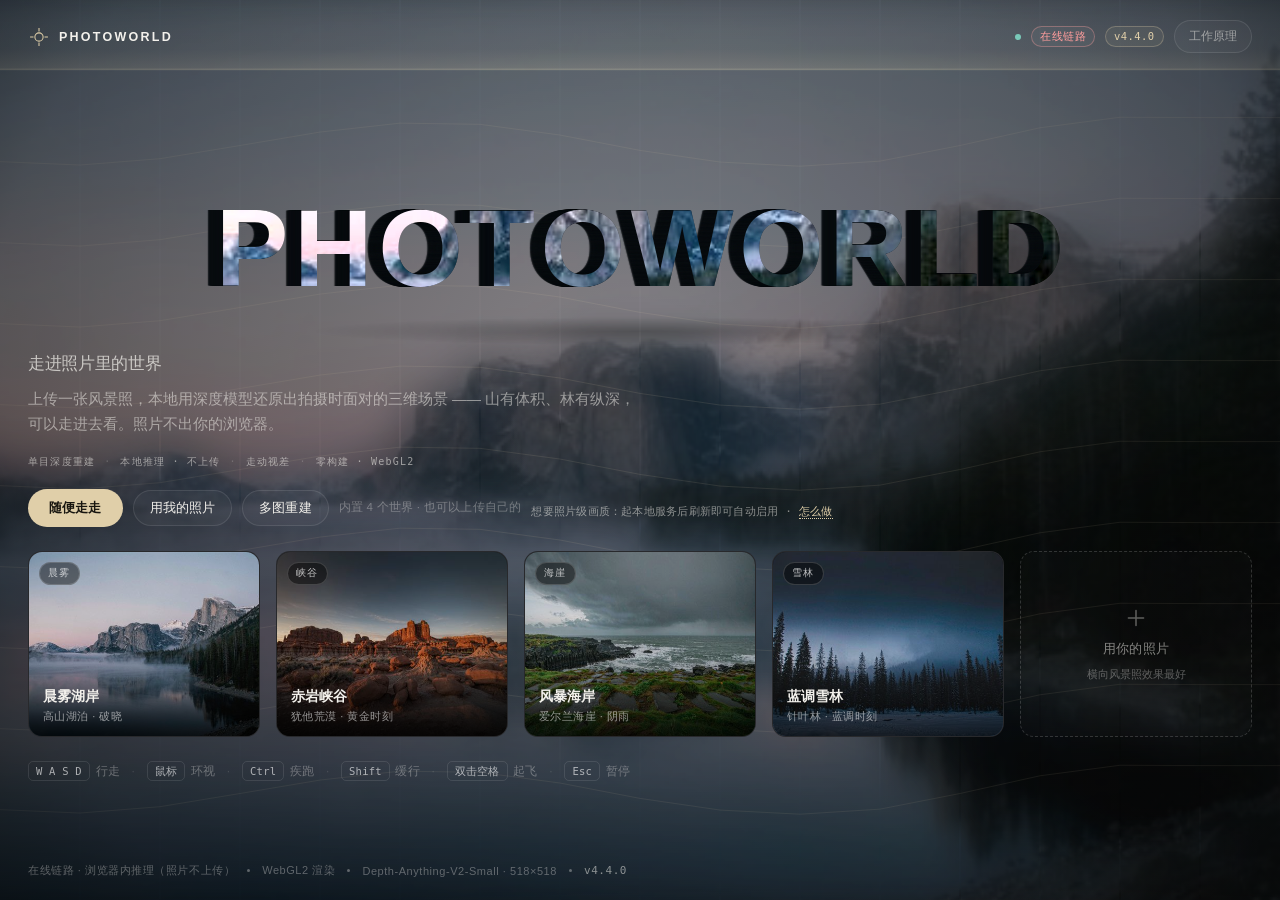
<file: index.html>
<!DOCTYPE html>
<html lang="zh-CN">
<head>
<meta charset="utf-8">
<meta name="viewport" content="width=device-width, initial-scale=1, maximum-scale=1, user-scalable=no, viewport-fit=cover">
<meta name="theme-color" content="#08090b">
<title>PHOTOWORLD — 走进照片里的世界</title>
<meta name="description" content="上传一张风景照片，在浏览器里重建为可以自由行走的 3D 世界。">
<link rel="stylesheet" href="css/style.css?v=4.4.0">
<link rel="icon" type="image/png" sizes="32x32" href="favicon-32.png">
<link rel="icon" type="image/png" sizes="512x512" href="icon-512.png">
<link rel="apple-touch-icon" sizes="192x192" href="icon-192.png">
</head>
<body>

<!-- ======= 起始页 ======= -->
<div id="landing" class="landing">
  <canvas id="introBg" class="intro-bg" aria-hidden="true"></canvas>
  <header class="topbar">
    <div class="brand">
      <svg viewBox="0 0 32 32" width="22" height="22" aria-hidden="true">
        <circle cx="16" cy="16" r="6" fill="none" stroke="currentColor" stroke-width="1.5"/>
        <path d="M16 3v5M16 24v5M3 16h5M24 16h5" stroke="currentColor" stroke-width="1.5"/>
      </svg>
      <span>PHOTOWORLD</span>
    </div>
    <div class="topbar-actions">
      <span class="live-dot" id="liveDot"></span>
      <a class="pipe-chip" id="pipeBadge" href="gpu.html" target="_blank" rel="noopener"
         title="当前重建管线（点击查看运行环境自检）">检测中…</a>
      <span class="ver-chip" id="verBadge" title="PHOTOWORLD 版本">v1.26.8</span>
      <button class="ghost" id="btnAbout">工作原理</button>
    </div>
  </header>

  <main class="hero">
    <div class="wordmark fx fx-1">
      <canvas id="introCanvas" aria-label="PHOTOWORLD"></canvas>
    </div>
    <h1 class="hero-sub fx fx-2">走进照片里的世界</h1>
    <p class="lede fx fx-3">上传一张风景照，本地用深度模型还原出拍摄时面对的三维场景 —— 山有体积、林有纵深，可以走进去看。照片不出你的浏览器。</p>

    <div class="tags fx fx-4">
      <span>单目深度重建</span><i>·</i>
      <span>本地推理 · 不上传</span><i>·</i>
      <span>走动视差</span><i>·</i>
      <span>零构建 · WebGL2</span>
    </div>

    <div class="cta fx fx-5">
      <button class="primary" id="btnStart">随便走走</button>
      <button class="ghost" id="btnUploadTop">用我的照片</button>
      <span class="cta-note">内置 4 个世界 · 也可以上传自己的</span>
      <span class="cta-note" id="v2Note"></span>
    </div>

    <div class="gallery fx fx-6" id="gallery"></div>

    <p class="hint fx fx-7"><span class="k">W A S D</span> 行走 <i>·</i> <span class="k">鼠标</span> 环视 <i>·</i> <span class="k">Ctrl</span> 疾跑 <i>·</i> <span class="k">Shift</span> 缓行 <i>·</i> <span class="k">双击空格</span> 起飞 <i>·</i> <span class="k">Esc</span> 暂停</p>
  </main>

  <footer class="foot">
    <span id="footPipe">管线检测中…</span>
    <span class="dot"></span>
    <span>WebGL2 渲染</span>
    <span class="dot"></span>
    <span id="footStat">Depth-Anything-V2-Small · 518×518</span>
    <span class="dot"></span>
    <span id="footVer" class="foot-ver">v1.26.8</span>
  </footer>
</div>

<!-- ======= 世界舞台 ======= -->
<div id="stage" class="stage" aria-hidden="true">
  <canvas id="gl"></canvas>

  <div class="hud" id="hud">
    <div class="hud-top">
      <div class="place">
        <div class="place-name" id="hudName">—</div>
        <div class="place-sub"><span id="hudPipe" class="hud-pipe"></span><span id="hudSub">photoworld</span></div>
      </div>

      <div class="compass" id="compass">
        <div class="compass-strip" id="compassStrip"></div>
        <div class="compass-needle"></div>
      </div>

      <div class="actions">
        <button data-act="gallery" class="icon-btn" title="返回画廊">
          <svg viewBox="0 0 24 24"><path d="M4 4h7v7H4zM13 4h7v7h-7zM4 13h7v7H4zM13 13h7v7h-7z"/></svg>
          <span>画廊</span>
        </button>
        <button data-act="upload" class="icon-btn" title="上传照片">
          <svg viewBox="0 0 24 24"><path d="M12 16V4m0 0L7 9m5-5 5 5M4 17v2a2 2 0 002 2h12a2 2 0 002-2v-2"/></svg>
          <span>照片</span>
        </button>
        <button data-act="live" class="icon-btn" id="btnLive" title="实时变化（视锥外地貌按需生成）">
          <svg viewBox="0 0 24 24"><path d="M12 2.6v3.2M12 18.2v3.2M4.1 7.3l2.8 1.6M17.1 15.1l2.8 1.6M4.1 16.7l2.8-1.6M17.1 8.9l2.8-1.6"/><circle cx="12" cy="12" r="3.1"/></svg>
          <span>实时变化</span>
        </button>
        <button data-act="sound" class="icon-btn" title="环境声">
          <svg viewBox="0 0 24 24"><path d="M4 9v6h3l5 4V5L7 9H4zm12-1a5 5 0 010 8"/></svg>
          <span>声音</span>
        </button>
        <button data-act="full" class="icon-btn" title="全屏">
          <svg viewBox="0 0 24 24"><path d="M9 4H4v5M15 4h5v5M9 20H4v-5M15 20h5v-5"/></svg>
          <span>全屏</span>
        </button>
      </div>
    </div>

    <div class="reticle"></div>

    <div class="hud-bottom">
      <div class="coords" id="hudCoords">0.0 / 0.0</div>
      <div class="keys-hint" id="keysHint">按住鼠标左键环视 · WASD 行走 · 双击空格起飞</div>
      <div class="fps" id="hudFps">—</div>
    </div>
  </div>

  <div class="pause hidden" id="pause">
    <div class="pause-card">
      <div class="pause-title">已暂停</div>
      <p>鼠标已释放。点击继续探索这张照片。</p>
      <div class="pause-actions">
        <button class="primary" id="btnResume">继续探索</button>
        <button class="ghost" id="btnNewPhoto">换一张照片</button>
        <button class="ghost" id="btnBackGallery">返回画廊</button>
      </div>
    </div>
  </div>

  <!-- 实时变化参数（点 HUD 的「实时变化」展开） -->
  <div class="live-panel hidden" id="livePanel">
    <div class="live-head">
      <b>实时变化</b>
      <button class="live-x" id="btnLiveClose" title="收起">×</button>
    </div>
    <label class="live-row live-switch">
      <span>启用</span>
      <input type="checkbox" id="liveOn" checked>
      <em>视锥外按主题生成</em>
    </label>
    <label class="live-row">
      <span>混乱度</span>
      <input type="range" id="liveChaos" min="0" max="1" step="0.01" value="0.35">
      <em id="liveChaosVal">0.35</em>
    </label>
    <label class="live-row">
      <span>记忆力</span>
      <input type="range" id="liveMemory" min="0" max="1" step="0.01" value="0.70">
      <em id="liveMemoryVal">0.70</em>
    </label>
    <p class="live-hint">混乱度 1：视锥外新生成的地貌与之前完全无关；记忆力 0：眼前保持不动，身后被迅速重掷。</p>
    <p class="live-hint live-meta" id="liveMeta">地貌原型 · 训练集载入中…</p>
  </div>

  <div id="joystick"><div id="joystickKnob"></div></div>
</div>

<!-- ======= 载入层 ======= -->
<div id="loader" class="loader hidden">
  <div class="loader-photo"><img id="loaderImg" alt=""></div>
  <div class="loader-inner">
    <div class="loader-title" id="loaderTitle">正在重建场景</div>
    <div class="loader-bar"><i id="loaderBar"></i></div>
    <div class="loader-steps" id="loaderSteps">分析图像…</div>
    <div class="loader-depth"><canvas id="loaderDepth" width="192" height="128"></canvas><span id="loaderDepthLabel"></span></div>
  </div>
</div>

<!-- ======= 说明弹窗 ======= -->
<div class="modal hidden" id="modal">
  <div class="modal-card">
    <h2>这是怎么做到的</h2>
    <p>没有云端大模型。照片要么在浏览器里重建，要么交给本机的 GPU 服务重建，
       两条链路都在你自己的机器上完成，照片可以不出本机。</p>

    <div class="cap-report" id="capReport">
      <div class="cap-line"><b>当前链路</b><span id="capPipe">检测中…</span></div>
      <div class="cap-line"><b>WebGPU</b><span id="capGpu">检测中…</span></div>
      <div class="cap-line"><b>本地服务</b><span id="capSvc">检测中…</span></div>
      <p class="dim" id="capAdvice"></p>
    </div>

    <h3>v2 链路（推荐，画质最好）</h3>
    <ol>
      <li><b>GPU 高分辨率深度</b> — 服务端用 Depth-Anything-V2-<b>Large</b> 跑到长边 1540，
          再以原图为引导做 guided-filter 上采样；浏览器内的在线链路只有 518²，山脊和枝叶会糊成一片。</li>
      <li><b>LDI 分层 + 裙边</b> — 被前景遮住的地方不建面（不是把纹理拉满），
          薄弱边界向后挤出"裙边"做出厚度。走动时看到的是物体侧面，而不是穿透过去的洞。</li>
      <li><b>真实相机内参</b> — 照片的水平/垂直视场写进资产，渲染时按它取景，不会把世界放大错位。</li>
    </ol>

    <h3>在线链路（无需服务，随时可用）</h3>
    <ol>
      <li>浏览器内 Depth-Anything-V2-Small（ONNX 量化版 27MB）推理出深度，ORT-WASM 单线程。</li>
      <li>像素按深度反投影成一层表面，走动时有视差 —— 但深度分辨率只有图片的 1/3，
          容易在山体边缘拉出竖直条纹。</li>
      <li>光与空气：太阳取天空最亮处、雾色取地平线色，入景前用探针反解曝光。</li>
    </ol>

    <p class="dim">提示：横向构图、地平线偏低、有明显纵深（近景—中景—远景）的照片效果最好；
      密集枝叶贴脸的前景（如满屏秋叶）目前两条链路都处理不好。</p>
    <p class="dim">想确认自己的机器能不能走 GPU 加速：<a href="gpu.html" target="_blank" rel="noopener">打开运行环境自检</a>。</p>
    <button class="primary" id="btnCloseModal">明白了</button>
  </div>
</div>

<input type="file" id="fileInput" accept="image/*" hidden>

<script>
/* 过期缓存自检：GitHub Pages 的 HTML 有 ~10 分钟缓存，手机浏览器更久。
   页面里的 BUILD 与 version.json 不一致就用带时间戳的 URL 重新加载一次
   （sessionStorage 防死循环）。用户拿到的永远是当前部署的 JS，而不是旧版本。 */
window.__PW_BUILD__ = '4.4.0';
(function () {
  var KEY = 'pw.reloaded';
  function check(reloadIfNewer) {
    return fetch('version.json?t=' + Date.now(), { cache: 'no-store' })
      .then(function (r) { return r.ok ? r.json() : null; })
      .then(function (v) {
        if (!v || !v.version || v.version === window.__PW_BUILD__) return false;
        if (!reloadIfNewer) return v.version;
        // 同一次会话只重载一次：再次不一致说明新版本也没能拿到（CDN 边缘旧缓存），
        // 这时把状态挂到 body 上让界面自己提示，绝不死循环。
        if (sessionStorage.getItem(KEY) === '1') {
          document.documentElement.setAttribute('data-stale', v.version);
          return v.version;
        }
        sessionStorage.setItem(KEY, '1');
        var u = new URL(location.href);
        u.searchParams.set('b', v.version);
        location.replace(u.toString());
        return v.version;
      })
      .catch(function () { return false; });
  }
  try { check(true); } catch (e) { /* 隐私模式 / 无 fetch */ }
  // 回到页面/重新可见时再查一次：手机浏览器常把标签页挂在后台几天，
  // 只在 load 时查一次会一直用旧代码。
  try {
    document.addEventListener('visibilitychange', function () {
      if (document.visibilityState === 'visible') check(true);
    });
    window.addEventListener('focus', function () { check(true); });
  } catch (e) {}
})();
</script>
<script>
window.__errs = [];
window.addEventListener('error', function (e) {
  window.__errs.push(String(e.message));
  document.title = 'ERR ' + e.message;
});
(function () {
  var ce = console.error;
  console.error = function () {
    try {
      var m = arguments[0] && arguments[0].message ? arguments[0].message : arguments[0];
      document.title = 'CE ' + String(m).slice(0, 300);
      document.body.setAttribute('data-err', String(m).slice(0, 300));
    } catch (e2) {}
    ce.apply(console, arguments);
  };
})();
window.addEventListener('unhandledrejection', function (e) {
  window.__errs.push('promise: ' + String(e.reason && e.reason.message || e.reason));
  document.title = 'ERR ' + (e.reason && e.reason.message || e.reason);
});
</script>

<script src="js/mat.js?v=4.4.0"></script>
<script src="js/glutil.js?v=4.4.0"></script>
<script src="js/reconstruct.js?v=4.4.0"></script>
<script src="js/depthpost.js?v=4.4.0"></script>
<script src="js/world.js?v=4.4.0"></script>
<script src="js/depth.js?v=4.4.0"></script>
<script src="js/objects.js?v=4.4.0"></script>
<script src="js/inpaint.js?v=4.4.0"></script>
<script src="js/semantics.js?v=4.4.0"></script>
<script src="js/intro.js?v=4.4.0"></script>
<script src="js/glbworld.js?v=4.4.0"></script>
<script src="js/renderer.js?v=4.4.0"></script>
<script src="js/player.js?v=4.4.0"></script>
<script src="js/audio.js?v=4.4.0"></script>
<script src="js/live_params.js?v=4.4.0"></script>
<script src="js/extend.js?v=4.4.0"></script>
<script src="js/object3d.js?v=4.4.0"></script>
<script src="js/caps.js?v=4.4.0"></script>
<script src="js/app.js?v=4.4.0"></script>
<!-- v4：多图/视频重建面板（独立脚本，不依赖主程序作用域） -->
<script src="js/v4upload.js?v=4.4.0"></script>
</body>
</html>
</file>
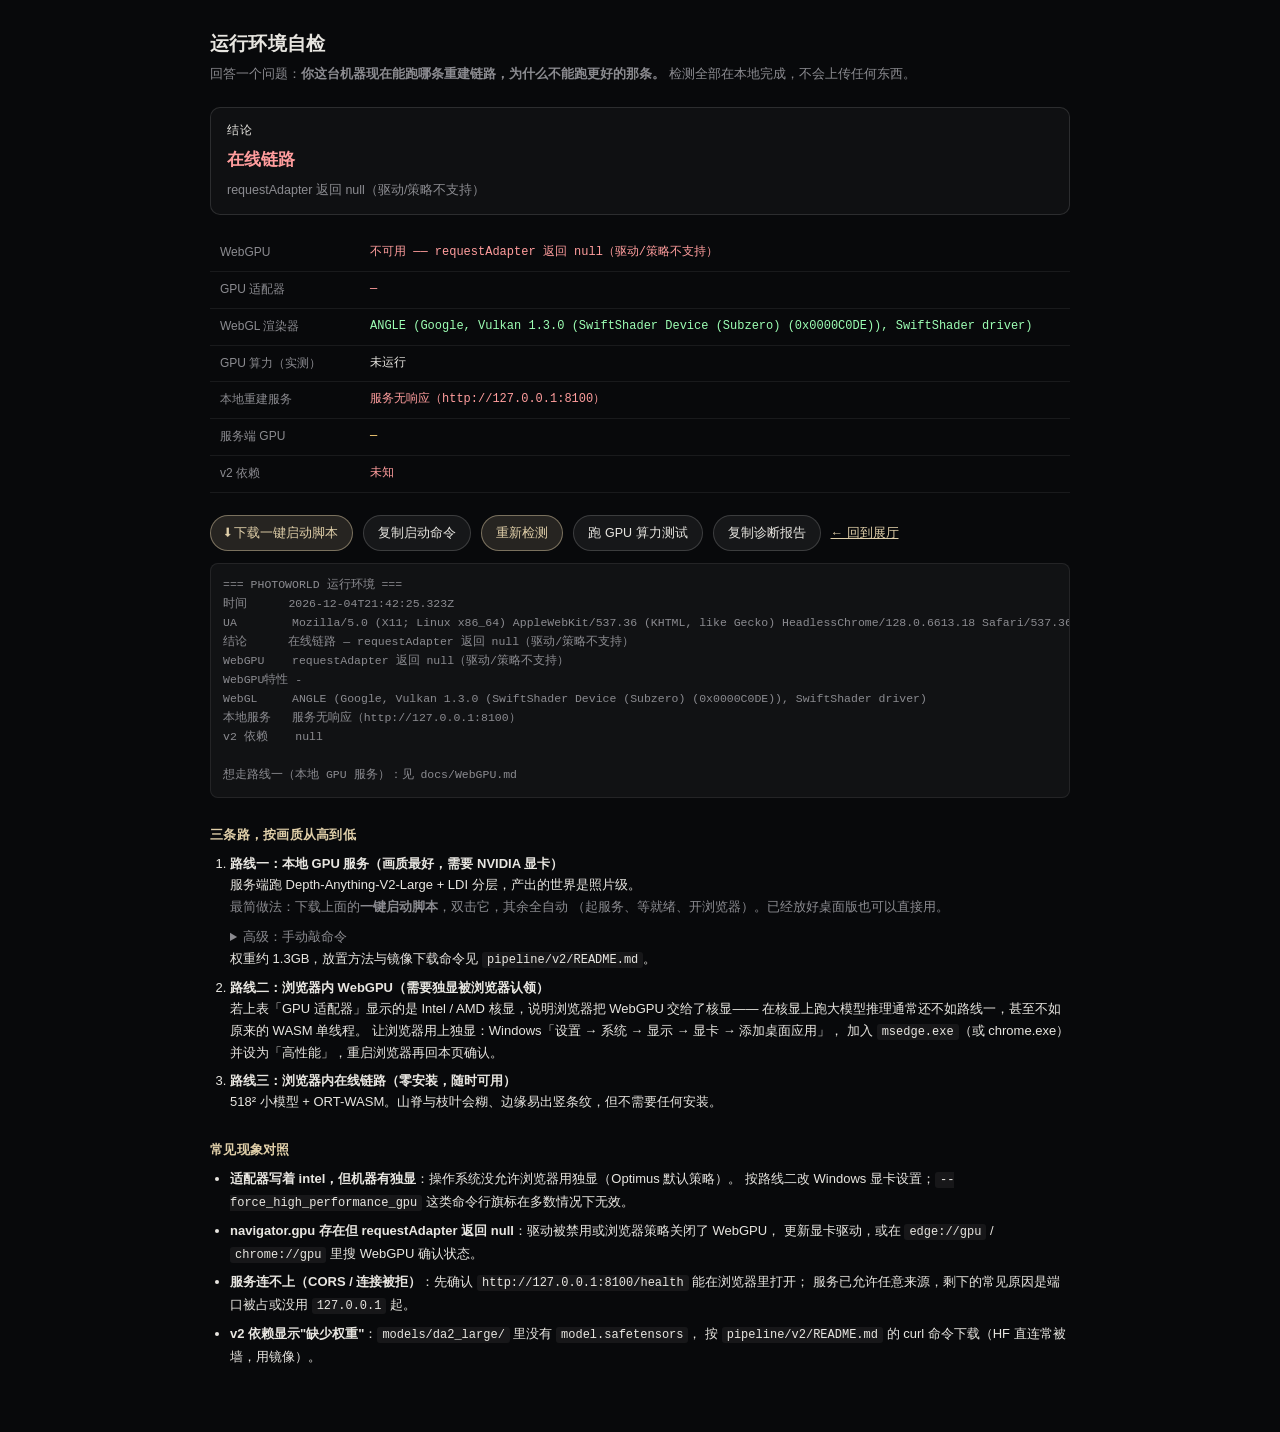
<file: gpu.html>
<!DOCTYPE html>
<html lang="zh-CN">
<head>
<meta charset="utf-8">
<meta name="viewport" content="width=device-width, initial-scale=1">
<meta name="theme-color" content="#08090b">
<title>PHOTOWORLD — 运行环境自检</title>
<link rel="icon" type="image/png" sizes="32x32" href="favicon-32.png">
<style>
  :root {
    --bg: #08090b; --fg: #e8e6e1; --dim: #8b8b90; --accent: #e0cfa9;
    --ok: #9dffb4; --warn: #ffd479; --bad: #ff9d9d;
    --mono: ui-monospace, SFMono-Regular, Menlo, Consolas, monospace;
  }
  * { box-sizing: border-box; }
  body {
    margin: 0; padding: 28px 20px 60px; background: var(--bg); color: var(--fg);
    font: 14px/1.65 -apple-system, "Segoe UI", "PingFang SC", "Noto Sans SC", sans-serif;
  }
  .wrap { max-width: 860px; margin: 0 auto; }
  h1 { font-size: 19px; font-weight: 600; margin: 0 0 4px; letter-spacing: .01em; }
  .lede { color: var(--dim); font-size: 13px; margin: 0 0 22px; }
  .verdict {
    border: 1px solid rgba(255,255,255,.12); border-radius: 10px;
    padding: 14px 16px; margin-bottom: 20px; background: rgba(255,255,255,.03);
  }
  .verdict .label { font-family: var(--mono); font-size: 12px; letter-spacing: .06em; }
  .verdict .big { font-size: 17px; font-weight: 600; margin: 4px 0 6px; }
  .verdict .why { color: var(--dim); font-size: 12.5px; }
  .verdict[data-level="v2"] { border-color: rgba(126,240,160,.35); background: rgba(126,240,160,.06); }
  .verdict[data-level="v2"] .big { color: var(--ok); }
  .verdict[data-level="v2-partial"], .verdict[data-level="gpu"] { border-color: rgba(255,212,121,.32); }
  .verdict[data-level="v2-partial"] .big, .verdict[data-level="gpu"] .big { color: var(--warn); }
  .verdict[data-level="igpu"] .big, .verdict[data-level="v1"] .big { color: var(--bad); }
  table { width: 100%; border-collapse: collapse; margin: 0 0 22px; }
  th, td { text-align: left; padding: 8px 10px; border-bottom: 1px solid rgba(255,255,255,.07); vertical-align: top; }
  th { color: var(--dim); font-weight: 500; font-size: 12px; width: 150px; }
  td { font-family: var(--mono); font-size: 12px; word-break: break-all; }
  td.val[data-ok="1"] { color: var(--ok); }
  td.val[data-ok="2"] { color: var(--warn); }
  td.val[data-ok="0"] { color: var(--bad); }
  h2 { font-size: 13px; margin: 26px 0 8px; color: var(--accent); font-weight: 600; letter-spacing: .02em; }
  ol, ul { padding-left: 20px; margin: 0 0 14px; }
  li { margin-bottom: 6px; font-size: 13px; }
  code { font-family: var(--mono); font-size: 12px; background: rgba(255,255,255,.06); padding: 1px 5px; border-radius: 3px; }
  pre { font-family: var(--mono); font-size: 11.5px; background: rgba(255,255,255,.04);
        border: 1px solid rgba(255,255,255,.08); border-radius: 8px; padding: 12px; overflow: auto; }
  .row { display: flex; gap: 10px; flex-wrap: wrap; margin: 18px 0 8px; }
  button {
    font: inherit; font-size: 12.5px; padding: 7px 14px; border-radius: 999px; cursor: pointer;
    color: var(--fg); background: rgba(255,255,255,.06); border: 1px solid rgba(255,255,255,.16);
  }
  button:hover { border-color: rgba(224,207,169,.5); color: var(--accent); }
  a.btn {
    font: inherit; font-size: 12.5px; padding: 7px 14px; border-radius: 999px;
    text-decoration: none; display: inline-block;
    color: var(--fg); background: rgba(255,255,255,.06); border: 1px solid rgba(255,255,255,.16);
  }
  a.btn.primary { background: rgba(224,207,169,.14); border-color: rgba(224,207,169,.45); color: var(--accent); }
  a.btn:hover { border-color: rgba(224,207,169,.5); color: var(--accent); }
  details.cmd { margin: 10px 0 0; }
  details.cmd summary { cursor: pointer; color: var(--dim); font-size: 12.5px; }
  button.primary { background: rgba(224,207,169,.14); border-color: rgba(224,207,169,.45); color: var(--accent); }
  .dim { color: var(--dim); }
  a { color: var(--accent); }
</style>
</head>
<body>
<div class="wrap">
  <h1>运行环境自检</h1>
  <p class="lede">回答一个问题：<b>你这台机器现在能跑哪条重建链路，为什么不能跑更好的那条。</b>
     检测全部在本地完成，不会上传任何东西。</p>

  <div class="verdict" id="verdict" data-level="">
    <div class="label">结论</div>
    <div class="big" id="vBig">检测中…</div>
    <div class="why" id="vWhy"></div>
  </div>

  <table>
    <tr><th>WebGPU</th><td class="val" id="tGpu">—</td></tr>
    <tr><th>GPU 适配器</th><td class="val" id="tAdapter">—</td></tr>
    <tr><th>WebGL 渲染器</th><td class="val" id="tGL">—</td></tr>
    <tr><th>GPU 算力（实测）</th><td class="val" id="tBench">未运行</td></tr>
    <tr><th>本地重建服务</th><td class="val" id="tSvc">—</td></tr>
    <tr><th>服务端 GPU</th><td class="val" id="tSvcGpu">—</td></tr>
    <tr><th>v2 依赖</th><td class="val" id="tV2">—</td></tr>
  </table>

  <div class="row">
    <a class="btn primary" href="start_v2.bat" download>⬇ 下载一键启动脚本</a>
    <button id="btnCopyCmd">复制启动命令</button>
    <button class="primary" id="btnRe">重新检测</button>
    <button id="btnBench">跑 GPU 算力测试</button>
    <button id="btnCopy">复制诊断报告</button>
    <a href="./" style="align-self:center;font-size:12.5px">← 回到展厅</a>
  </div>
  <pre id="out" class="dim">点击「重新检测」开始。</pre>

  <h2>三条路，按画质从高到低</h2>
  <ol>
    <li><b>路线一：本地 GPU 服务（画质最好，需要 NVIDIA 显卡）</b><br>
      服务端跑 Depth-Anything-V2-Large + LDI 分层，产出的世界是照片级。
      <p class="dim" style="margin:0 0 6px">最简做法：下载上面的<b>一键启动脚本</b>，双击它，其余全自动
        （起服务、等就绪、开浏览器）。已经放好桌面版也可以直接用。</p>
      <details class="cmd"><summary>高级：手动敲命令</summary>
      <pre>python -m pip install torch transformers scipy fastapi uvicorn
cd server &amp;&amp; python -m uvicorn app:app --host 127.0.0.1 --port 8100
# 然后打开：http://127.0.0.1:8099/?api=http://127.0.0.1:8100</pre></details>
      权重约 1.3GB，放置方法与镜像下载命令见 <code>pipeline/v2/README.md</code>。
    </li>
    <li><b>路线二：浏览器内 WebGPU（需要独显被浏览器认领）</b><br>
      若上表「GPU 适配器」显示的是 Intel / AMD 核显，说明浏览器把 WebGPU 交给了核显——
      在核显上跑大模型推理通常还不如路线一，甚至不如原来的 WASM 单线程。
      让浏览器用上独显：Windows「设置 → 系统 → 显示 → 显卡 → 添加桌面应用」，
      加入 <code>msedge.exe</code>（或 chrome.exe）并设为「高性能」，重启浏览器再回本页确认。
    </li>
    <li><b>路线三：浏览器内在线链路（零安装，随时可用）</b><br>
      518² 小模型 + ORT-WASM。山脊与枝叶会糊、边缘易出竖条纹，但不需要任何安装。
    </li>
  </ol>

  <h2>常见现象对照</h2>
  <ul>
    <li><b>适配器写着 intel，但机器有独显</b>：操作系统没允许浏览器用独显（Optimus 默认策略）。
        按路线二改 Windows 显卡设置；<code>--force_high_performance_gpu</code> 这类命令行旗标在多数情况下无效。</li>
    <li><b>navigator.gpu 存在但 requestAdapter 返回 null</b>：驱动被禁用或浏览器策略关闭了 WebGPU，
        更新显卡驱动，或在 <code>edge://gpu</code> / <code>chrome://gpu</code> 里搜 WebGPU 确认状态。</li>
    <li><b>服务连不上（CORS / 连接被拒）</b>：先确认 <code>http://127.0.0.1:8100/health</code> 能在浏览器里打开；
        服务已允许任意来源，剩下的常见原因是端口被占或没用 <code>127.0.0.1</code> 起。</li>
    <li><b>v2 依赖显示"缺少权重"</b>：<code>models/da2_large/</code> 里没有 <code>model.safetensors</code>，
        按 <code>pipeline/v2/README.md</code> 的 curl 命令下载（HF 直连常被墙，用镜像）。</li>
  </ul>
</div>

<script src="js/caps.js"></script>
<script>
(function () {
  'use strict';
  const $ = (id) => document.getElementById(id);
  const caps = window.PW && window.PW.caps;
  const out = $('out');
  const lines = [];
  function log(s) { lines.push(s); out.textContent = lines.join('\n'); }

  function glRenderer() {
    try {
      const c = document.createElement('canvas');
      const gl = c.getContext('webgl2') || c.getContext('webgl');
      if (!gl) return '无 WebGL';
      const ext = gl.getExtension('WEBGL_debug_renderer_info');
      return ext ? gl.getParameter(ext.UNMASKED_RENDERER_WEBGL) : '（浏览器隐藏了渲染器名）';
    } catch (e) { return '读取失败：' + e.message; }
  }

  function set(id, text, ok) {
    const e = $(id);
    e.textContent = text;
    if (ok !== undefined) e.dataset.ok = String(ok);
  }

  const CANDIDATES = [];
  (function () {
    const q = new URLSearchParams(location.search).get('api');
    if (q) CANDIDATES.push(q);
    CANDIDATES.push('http://127.0.0.1:8100', 'http://localhost:8100');
  })();

  async function probeService() {
    for (const url of CANDIDATES) {
      const r = await caps.probeService(url);
      if (r.ok) return r;
    }
    return await caps.probeService(CANDIDATES[0]);
  }

  /* 一个极小但真实的 WebGPU 计算内核：测"这块 GPU 到底能不能干活"。
     用 32 位浮点做 1M 次 FMA × 迭代，算 GFLOPS。核显通常 100~400，
     笔记本独显 3000~15000，差一个数量级，足以判断该不该把推理交给它。 */
  async function benchGPU() {
    if (!navigator.gpu) return null;
    const adapter = await navigator.gpu.requestAdapter({ powerPreference: 'high-performance' });
    if (!adapter) return null;
    const device = await adapter.requestDevice();
    const N = 1 << 20;                       // 1M 线程
    const ITER = 256;
    const mod = device.createShaderModule({
      code: `
        @group(0) @binding(0) var<storage, read_write> buf: array<f32>;
        @compute @workgroup_size(64)
        fn main(@builtin(global_invocation_id) g: vec3<u32>) {
          let i = g.x;
          if (i >= arrayLength(&buf)) { return; }
          var v = buf[i];
          for (var k = 0u; k < ${ITER}u; k = k + 1u) { v = v * 1.000001 + 0.5; }
          buf[i] = v;
        }`});
    const pipe = device.createComputePipeline({ layout: 'auto', compute: { module: mod, entryPoint: 'main' } });
    const buf = device.createBuffer({ size: N * 4, usage: GPUBufferUsage.STORAGE | GPUBufferUsage.COPY_DST });
    const bind = device.createBindGroup({ layout: pipe.getBindGroupLayout(0), entries: [{ binding: 0, resource: { buffer: buf } }] });
    const enc = device.createCommandEncoder();
    const pass = enc.beginComputePass();
    pass.setPipeline(pipe); pass.setBindGroup(0, bind); pass.dispatchWorkgroups(Math.ceil(N / 64));
    pass.end();
    device.queue.submit([enc.finish()]);
    await device.queue.onSubmittedWorkDone();
    // 计时
    const t0 = performance.now();
    const REPS = 8;
    const enc2 = device.createCommandEncoder();
    const p2 = enc2.beginComputePass();
    p2.setPipeline(pipe); p2.setBindGroup(0, bind);
    for (let r = 0; r < REPS; r++) p2.dispatchWorkgroups(Math.ceil(N / 64));
    p2.end();
    device.queue.submit([enc2.finish()]);
    await device.queue.onSubmittedWorkDone();
    const ms = performance.now() - t0;
    const flops = N * ITER * 2 * REPS;
    return { ms: Math.round(ms), gflops: Math.round(flops / (ms / 1000) / 1e9) };
  }

  async function run() {
    lines.length = 0;
    out.textContent = '检测中…';
    const [webgpu, service] = await Promise.all([caps.probeWebGPU(), probeService()]);
    const gl = glRenderer();
    const v = caps.verdict({ webgpu, service });

    set('tGpu', webgpu.ok ? '可用' : ('不可用 —— ' + webgpu.reason), webgpu.ok ? 1 : 0);
    set('tAdapter', webgpu.ok
      ? [webgpu.vendor, webgpu.architecture, webgpu.device].filter(Boolean).join(' / ')
        + ' · ' + webgpu.features.length + ' 项特性 · maxTex ' + webgpu.maxTexture
      : '—', webgpu.ok ? (/intel/i.test(webgpu.vendor) ? 2 : 1) : 0);
    set('tGL', gl, 1);
    set('tSvc', service.ok ? ('已连接 ' + service.url) : (service.reason || '未连接'), service.ok ? 1 : 0);
    set('tSvcGpu', service.ok ? (service.gpu || '-') : '—', service.ok ? 1 : 2);
    const v2ok = service.ok && service.reconstruct && service.reconstruct.ok;
    set('tV2', v2ok ? '齐全' : (service.reconstruct && service.reconstruct.reason) || '未知', v2ok ? 1 : (service.ok ? 2 : 0));

    const verdictEl = $('verdict');
    verdictEl.dataset.level = v.level;
    $('vBig').textContent = v.label;
    $('vWhy').textContent = v.detail;

    log('=== PHOTOWORLD 运行环境 ===');
    log('时间      ' + new Date().toISOString());
    log('UA        ' + navigator.userAgent);
    log('结论      ' + v.label + ' — ' + v.detail);
    log('WebGPU    ' + (webgpu.ok
      ? (webgpu.vendor + ' / ' + webgpu.architecture + ' / ' + webgpu.device) : webgpu.reason));
    log('WebGPU特性 ' + (webgpu.features.slice(0, 12).join(', ') || '-'));
    log('WebGL     ' + gl);
    log('本地服务   ' + (service.ok ? service.url + ' · ' + service.gpu : (service.reason || '-')));
    log('v2 依赖    ' + JSON.stringify(service.reconstruct || null));
    log('');
    log('想走路线一（本地 GPU 服务）：见 docs/WebGPU.md');
    window.__capsReport = lines.join('\n');
  }

  $('btnRe').addEventListener('click', run);
  $('btnBench').addEventListener('click', async () => {
    set('tBench', '运行中…');
    const r = await benchGPU();
    if (!r) { set('tBench', '跳过（无 WebGPU）', 0); return; }
    const grade = r.gflops > 1500 ? 1 : (r.gflops > 300 ? 2 : 0);
    set('tBench', r.gflops + ' GFLOPS（' + r.ms + 'ms / 8 轮）'
      + (grade === 1 ? ' · 独显级' : grade === 2 ? ' · 中低端/核显级' : ' · 核显级'), grade);
    log('GPU 算力   ' + r.gflops + ' GFLOPS');
  });
  $('btnCopyCmd').addEventListener('click', async () => {
    const cmd = 'cd server && python -m uvicorn app:app --host 127.0.0.1 --port 8100';
    try {
      await navigator.clipboard.writeText(cmd);
      $('btnCopyCmd').textContent = '已复制';
      setTimeout(() => { $('btnCopyCmd').textContent = '复制启动命令'; }, 1500);
    } catch (e) {
      out.textContent = cmd;
    }
  });

  $('btnCopy').addEventListener('click', async () => {
    const txt = window.__capsReport || lines.join('\n');
    try {
      await navigator.clipboard.writeText(txt);
      $('btnCopy').textContent = '已复制';
      setTimeout(() => { $('btnCopy').textContent = '复制诊断报告'; }, 1600);
    } catch (e) {
      out.textContent = txt;
    }
  });

  run();
})();
</script>
</body>
</html>
</file>
<file: css/style.css>
:root {
  --bg: #08090b;
  --panel: rgba(18, 19, 22, 0.55);
  --panel-solid: #14151a;
  --line: rgba(255, 255, 255, 0.10);
  --line-strong: rgba(255, 255, 255, 0.18);
  --txt: #f3f1ec;
  --dim: rgba(243, 241, 236, 0.52);
  --dim-2: rgba(243, 241, 236, 0.34);
  --accent: #e0cfa9;
  --radius: 14px;
  --font: -apple-system, BlinkMacSystemFont, "Segoe UI", "PingFang SC", "Hiragino Sans GB", "Microsoft YaHei", sans-serif;
  --mono: ui-monospace, SFMono-Regular, "SF Mono", Menlo, Consolas, monospace;
}

* { box-sizing: border-box; }

html, body {
  margin: 0; padding: 0;
  height: 100%;
  background: var(--bg);
  color: var(--txt);
  font-family: var(--font);
  -webkit-font-smoothing: antialiased;
  overscroll-behavior: none;
}

body { overflow: hidden; }

button {
  font-family: inherit;
  font-size: 13px;
  color: var(--txt);
  background: none;
  border: 1px solid var(--line);
  border-radius: 999px;
  padding: 8px 16px;
  cursor: pointer;
  transition: background .22s, border-color .22s, transform .22s, opacity .22s;
  letter-spacing: .01em;
}
button:hover { background: rgba(255,255,255,.07); border-color: var(--line-strong); }
button:active { transform: scale(.97); }
button.ghost { background: rgba(255,255,255,.03); }
button.primary {
  background: var(--accent);
  color: #17150f;
  border-color: transparent;
  font-weight: 600;
  padding: 10px 22px;
}
button.primary:hover { background: #f0e2c0; }

.hidden { display: none !important; }

/* ---------------- 起始页 ---------------- */
.landing {
  position: absolute; inset: 0;
  display: flex; flex-direction: column;
  overflow-y: auto;
  background:
    radial-gradient(1200px 700px at 50% -10%, rgba(90, 105, 130, 0.20), transparent 70%),
    radial-gradient(900px 500px at 80% 110%, rgba(120, 95, 70, 0.16), transparent 70%),
    var(--bg);
  transition: opacity .7s ease, transform 1.1s cubic-bezier(.2,.8,.2,1);
  z-index: 20;
}
.landing.leaving { opacity: 0; transform: scale(1.04); pointer-events: none; }

/* 全屏底噪：照片被切片解析 + 扫描线（首帧后淡入，避免闪白） */
.intro-bg {
  position: fixed; inset: 0;
  width: 100%; height: 100%;
  display: block;
  z-index: 0;
  opacity: 0;
  animation: bgIn 1.6s ease .15s forwards;
  pointer-events: none;
}
@keyframes bgIn { to { opacity: 1; } }
.landing > .topbar,
.landing > .hero,
.landing > .foot { position: relative; z-index: 1; }

/* 入场编排：每个元素自下浮起，按顺序错峰 */
@keyframes rise {
  from { opacity: 0; transform: translateY(16px); }
  to { opacity: 1; transform: translateY(0); }
}
.fx { opacity: 0; animation: rise .78s cubic-bezier(.2,.8,.2,1) forwards; }
.fx-1 { animation-delay: .10s; }
.fx-2 { animation-delay: .20s; }
.fx-3 { animation-delay: .30s; }
.fx-4 { animation-delay: .40s; }
.fx-5 { animation-delay: .50s; }
.fx-6 { animation-delay: .60s; }
.fx-7 { animation-delay: .72s; }
@media (prefers-reduced-motion: reduce) {
  .fx { animation: none; opacity: 1; }
  .intro-bg { animation: none; opacity: 1; }
}

.topbar {
  display: flex; align-items: center; justify-content: space-between;
  padding: 20px 28px;
  flex: 0 0 auto;
}
.brand {
  display: flex; align-items: center; gap: 9px;
  font-size: 12.5px; font-weight: 600;
  letter-spacing: .18em;
  color: var(--txt);
}
.brand svg { color: var(--accent); }
.topbar-actions button { font-size: 12px; padding: 7px 14px; color: var(--dim); }
.topbar-actions { display: flex; align-items: center; gap: 10px; }
/* 版本号：顶栏小徽标 + 页脚同源显示（app.js 用 VERSION 常量统一写入） */
.ver-chip {
  font-family: var(--mono);
  font-size: 10.5px; line-height: 1;
  letter-spacing: .04em;
  padding: 4px 8px;
  border-radius: 999px;
  color: var(--accent);
  border: 1px solid rgba(224, 207, 169, .28);
  background: rgba(224, 207, 169, .07);
  user-select: none;
}
.foot-ver { font-family: var(--mono); color: var(--dim); }
.live-dot {
  width: 6px; height: 6px; border-radius: 50%;
  background: #79c8b8;
  animation: livePulse 2.6s ease-out infinite;
}
@keyframes livePulse {
  0% { box-shadow: 0 0 0 0 rgba(121,200,184,.45); }
  70% { box-shadow: 0 0 0 7px rgba(121,200,184,0); }
  100% { box-shadow: 0 0 0 0 rgba(121,200,184,0); }
}

.hero {
  flex: 1 1 auto;
  width: 100%;
  max-width: 1340px;
  margin: 0 auto;
  padding: 8px 28px 8px;
  display: flex; flex-direction: column; justify-content: center;
}
.wordmark {
  width: 100%;
  overflow: hidden;
  height: clamp(120px, 19vw, 210px);
  margin: 0 0 6px;
}
.wordmark canvas { width: 100%; height: 100%; display: block; max-width: 100%; }

.hero-sub {
  margin: 0 0 14px;
  font-size: clamp(16px, 1.35vw, 20px);
  line-height: 1.5;
  font-weight: 400;
  letter-spacing: .01em;
  color: rgba(243, 241, 236, 0.72);
}
.hero h1.hero-sub {
  font-size: clamp(16px, 1.35vw, 20px);
  background: none;
  -webkit-background-clip: initial;
  background-clip: initial;
  color: rgba(243, 241, 236, 0.72);
  font-weight: 400;
}

.hero h1 {
  margin: 0 0 14px;
  font-size: clamp(30px, 5.2vw, 54px);
  line-height: 1.08;
  font-weight: 600;
  letter-spacing: -0.02em;
  background: linear-gradient(180deg, #fff 10%, rgba(255,255,255,.62));
  -webkit-background-clip: text; background-clip: text;
  color: transparent;
}
.lede {
  margin: 0 0 18px;
  max-width: 620px;
  font-size: 14.5px; line-height: 1.72;
  color: var(--dim);
}

.tags {
  display: flex; flex-wrap: wrap; align-items: center;
  gap: 9px;
  margin: 0 0 20px;
  font-family: var(--mono);
  font-size: 10px;
  letter-spacing: .12em;
  color: rgba(243, 241, 236, 0.56);
}
.tags i { font-style: normal; opacity: .35; }

.cta {
  display: flex; align-items: center; gap: 10px;
  margin: 0 0 24px;
}
.cta-note { font-size: 11.5px; color: var(--dim-2); letter-spacing: .02em; }
.cta .primary { padding: 9px 20px; }

.gallery {
  display: grid;
  grid-template-columns: repeat(5, 1fr);
  gap: 16px;
}

.card {
  position: relative;
  border-radius: var(--radius);
  overflow: hidden;
  aspect-ratio: 5 / 4;
  background: #101114;
  border: 1px solid var(--line);
  cursor: pointer;
  transition: transform .5s cubic-bezier(.2,.8,.2,1), border-color .3s, box-shadow .5s;
}
.card img {
  width: 100%; height: 100%;
  object-fit: cover;
  display: block;
  transition: transform .9s cubic-bezier(.2,.8,.2,1), filter .5s;
  filter: saturate(.92) brightness(.86);
}
.card:hover { transform: translateY(-4px); border-color: var(--line-strong); box-shadow: 0 20px 50px -20px rgba(0,0,0,.9); }
.card:hover img { transform: scale(1.055); filter: saturate(1.05) brightness(1); }
.card .cap {
  position: absolute; inset: auto 0 0 0;
  padding: 30px 14px 12px;
  background: linear-gradient(transparent, rgba(0,0,0,.78));
}
.card .cap b { display: block; font-size: 13.5px; font-weight: 600; letter-spacing: .01em; }
.card .cap span { display: block; margin-top: 3px; font-size: 11px; color: rgba(255,255,255,.55); letter-spacing: .04em; }
.card .badge {
  position: absolute; top: 10px; left: 10px;
  font-size: 9.5px; letter-spacing: .14em;
  padding: 4px 8px; border-radius: 999px;
  background: rgba(0,0,0,.45);
  border: 1px solid rgba(255,255,255,.16);
  backdrop-filter: blur(6px);
  color: rgba(255,255,255,.72);
}

.card.upload {
  display: flex; flex-direction: column; align-items: center; justify-content: center;
  gap: 10px;
  border-style: dashed;
  border-color: rgba(255,255,255,.16);
  color: var(--dim);
  background: rgba(255,255,255,.015);
}
.card.upload:hover { color: var(--txt); border-color: rgba(255,255,255,.32); background: rgba(255,255,255,.04); }
.card.upload svg { width: 26px; height: 26px; opacity: .7; }
.card.upload .t { font-size: 12.5px; letter-spacing: .02em; }
.card.upload .s { font-size: 10.5px; color: var(--dim-2); }

.hint {
  margin: 26px 0 0;
  font-size: 12px;
  color: var(--dim-2);
  letter-spacing: .02em;
}
.hint .k {
  font-family: var(--mono);
  font-size: 10.5px;
  padding: 3px 7px;
  border: 1px solid var(--line);
  border-radius: 5px;
  color: rgba(255,255,255,.62);
  margin-right: 2px;
}
.hint i { font-style: normal; margin: 0 8px; opacity: .4; }

.foot {
  flex: 0 0 auto;
  display: flex; align-items: center; gap: 12px;
  padding: 18px 28px 22px;
  font-size: 11px;
  color: var(--dim-2);
  letter-spacing: .05em;
}
.foot .dot { width: 3px; height: 3px; border-radius: 50%; background: currentColor; }

/* ---------------- 舞台 ---------------- */
.stage {
  position: absolute; inset: 0;
  opacity: 0;
  transition: opacity .8s ease;
  z-index: 10;
}
.stage.visible { opacity: 1; }
#gl { width: 100%; height: 100%; display: block; cursor: crosshair; }

.hud {
  position: absolute; inset: 0;
  pointer-events: none;
  opacity: 0;
  transition: opacity .8s ease .25s;
  padding: env(safe-area-inset-top) env(safe-area-inset-right) env(safe-area-inset-bottom) env(safe-area-inset-left);
}
.stage.visible .hud { opacity: 1; }
.hud.hide { opacity: 0 !important; }

.hud-top {
  position: absolute; top: 0; left: 0; right: 0;
  display: flex; align-items: flex-start; justify-content: space-between;
  padding: 18px 20px;
  gap: 16px;
}
.place { pointer-events: none; }
.place-name {
  font-size: 14px; font-weight: 600; letter-spacing: .02em;
  text-shadow: 0 2px 14px rgba(0,0,0,.85);
}
.place-sub {
  margin-top: 3px;
  font-family: var(--mono);
  font-size: 9.5px; letter-spacing: .18em;
  color: rgba(255,255,255,.5);
  text-transform: uppercase;
  text-shadow: 0 1px 8px rgba(0,0,0,.8);
}

.compass {
  position: relative;
  width: min(320px, 42vw);
  height: 34px;
  overflow: hidden;
  mask-image: linear-gradient(90deg, transparent, #000 18%, #000 82%, transparent);
  -webkit-mask-image: linear-gradient(90deg, transparent, #000 18%, #000 82%, transparent);
}
.compass-strip {
  position: absolute; top: 0; left: 50%;
  height: 100%;
  display: flex; align-items: center;
  will-change: transform;
}
.compass-strip .tick {
  width: 26px;
  display: flex; align-items: center; justify-content: center;
  font-family: var(--mono);
  font-size: 10px;
  letter-spacing: .06em;
  color: rgba(255,255,255,.55);
  text-shadow: 0 1px 6px rgba(0,0,0,.9);
  position: relative;
}
.compass-strip .tick.card { color: #fff; font-size: 11px; font-weight: 600; }
.compass-strip .tick::after {
  content: '';
  position: absolute; bottom: -9px; left: 50%;
  width: 1px; height: 5px; background: rgba(255,255,255,.22);
}
.compass-needle {
  position: absolute; left: 50%; bottom: 3px;
  width: 1px; height: 8px; margin-left: -.5px;
  background: var(--accent);
  box-shadow: 0 0 8px rgba(224,207,169,.8);
}

.actions { display: flex; gap: 8px; pointer-events: auto; }
.icon-btn {
  display: flex; align-items: center; gap: 6px;
  padding: 8px 12px 8px 10px;
  font-size: 11.5px;
  color: rgba(255,255,255,.74);
  background: rgba(10,11,13,.42);
  border: 1px solid rgba(255,255,255,.12);
  backdrop-filter: blur(14px) saturate(1.2);
  -webkit-backdrop-filter: blur(14px) saturate(1.2);
  border-radius: 10px;
}
.icon-btn svg {
  width: 15px; height: 15px;
  fill: none; stroke: currentColor; stroke-width: 1.6;
  stroke-linecap: round; stroke-linejoin: round;
}
.icon-btn:hover { background: rgba(30,32,38,.72); color: #fff; }
.icon-btn.on { color: var(--accent); border-color: rgba(224,207,169,.4); }

.reticle {
  position: absolute; left: 50%; top: 50%;
  width: 5px; height: 5px; margin: -2.5px 0 0 -2.5px;
  border-radius: 50%;
  background: rgba(255,255,255,.5);
  box-shadow: 0 0 6px rgba(0,0,0,.6);
}

.hud-bottom {
  position: absolute; left: 0; right: 0; bottom: 0;
  display: flex; align-items: flex-end; justify-content: space-between;
  padding: 18px 20px;
  gap: 12px;
  font-family: var(--mono);
  font-size: 10px;
  letter-spacing: .1em;
  color: rgba(255,255,255,.42);
  text-shadow: 0 1px 6px rgba(0,0,0,.85);
}
.keys-hint {
  transition: opacity 1s ease;
  font-family: var(--font);
  font-size: 11px;
  letter-spacing: .03em;
}
.keys-hint.fade { opacity: 0; }
.fps { opacity: .55; }

/* ---------------- 载入 ---------------- */
.loader {
  position: fixed; inset: 0;
  z-index: 40;
  display: flex; align-items: center; justify-content: center;
  background: #05060a;
  transition: opacity .75s ease;
}
.loader.done { opacity: 0; pointer-events: none; }
.loader-photo { position: absolute; inset: 0; overflow: hidden; }
.loader-photo img {
  width: 100%; height: 100%; object-fit: cover;
  filter: blur(18px) brightness(.34) saturate(.85);
  transform: scale(1.12);
  transition: transform 1.6s cubic-bezier(.2,.8,.2,1), filter 1.2s ease;
}
.loader.burst .loader-photo img { transform: scale(1.5); filter: blur(6px) brightness(.7); }
.loader-inner {
  position: relative;
  width: min(360px, 74vw);
  text-align: center;
}
.loader-title {
  font-size: 13px; letter-spacing: .22em; text-transform: uppercase;
  color: rgba(255,255,255,.8);
  margin-bottom: 16px;
}
.loader-bar {
  height: 2px; width: 100%;
  background: rgba(255,255,255,.12);
  border-radius: 2px;
  overflow: hidden;
}
.loader-bar i {
  display: block; height: 100%; width: 0%;
  background: linear-gradient(90deg, rgba(224,207,169,.5), var(--accent));
  transition: width .45s cubic-bezier(.2,.8,.2,1);
}
.loader-depth {
  margin-top: 14px;
  display: flex;
  align-items: center;
  gap: 10px;
  opacity: 0.9;
}
.loader-depth canvas {
  width: 128px; height: 85px;
  border-radius: 6px;
  border: 1px solid rgba(255,255,255,0.14);
  opacity: 0;
  transition: opacity .4s ease;
  image-rendering: auto;
}
.loader-depth span { font-size: 11px; color: rgba(243,241,236,0.5); letter-spacing: .02em; }

.loader-steps {
  margin-top: 12px;
  font-family: var(--mono);
  font-size: 10px; letter-spacing: .1em;
  color: rgba(255,255,255,.42);
  min-height: 14px;
}

/* ---------------- 暂停 / 弹窗 ---------------- */
.pause {
  position: absolute; inset: 0;
  display: flex; align-items: center; justify-content: center;
  background: rgba(4,5,8,.55);
  backdrop-filter: blur(10px);
  -webkit-backdrop-filter: blur(10px);
  z-index: 25;
  animation: fadeIn .3s ease;
}
@keyframes fadeIn { from { opacity: 0 } to { opacity: 1 } }
.pause-card {
  width: min(420px, 86vw);
  padding: 30px 28px 26px;
  border-radius: 18px;
  background: rgba(18,19,23,.9);
  border: 1px solid var(--line);
  box-shadow: 0 40px 90px -30px #000;
  text-align: center;
}
.pause-title { font-size: 19px; font-weight: 600; letter-spacing: .04em; }
.pause-card p { font-size: 12.5px; color: var(--dim); line-height: 1.7; margin: 10px 0 22px; }
.pause-actions { display: flex; flex-direction: column; gap: 8px; }
.pause-actions button { width: 100%; }

.modal {
  position: fixed; inset: 0; z-index: 50;
  display: flex; align-items: center; justify-content: center;
  background: rgba(3,4,7,.72);
  backdrop-filter: blur(8px);
  -webkit-backdrop-filter: blur(8px);
  padding: 20px;
  animation: fadeIn .25s ease;
}
.modal-card {
  width: min(560px, 92vw);
  max-height: 86vh; overflow-y: auto;
  padding: 32px 32px 26px;
  border-radius: 18px;
  background: #14151a;
  border: 1px solid var(--line);
  box-shadow: 0 40px 100px -30px #000;
}
.modal-card h2 { margin: 0 0 12px; font-size: 18px; font-weight: 600; letter-spacing: .02em; }
.modal-card p { font-size: 13px; line-height: 1.78; color: var(--dim); margin: 0 0 14px; }
.modal-card ol { margin: 0 0 16px; padding-left: 18px; }
.modal-card li { font-size: 12.5px; line-height: 1.85; color: rgba(243,241,236,.7); margin-bottom: 8px; }
.modal-card li b { color: var(--txt); font-weight: 600; }
.modal-card .dim { font-size: 11.5px; color: var(--dim-2); }
.modal-card button { margin-top: 8px; }

#joystick {
  position: fixed; width: 120px; height: 120px;
  border-radius: 50%;
  border: 1px solid rgba(255,255,255,.22);
  background: rgba(0,0,0,.16);
  display: none;
  pointer-events: none;
  z-index: 30;
}
#joystickKnob {
  position: absolute; left: 50%; top: 50%;
  width: 46px; height: 46px; margin: -23px 0 0 -23px;
  border-radius: 50%;
  background: rgba(255,255,255,.28);
  border: 1px solid rgba(255,255,255,.4);
}

/* ---------------- 响应式 ---------------- */
@media (max-width: 1100px) {
  .gallery { grid-template-columns: repeat(3, 1fr); }
}
@media (max-width: 900px) {
  .gallery { grid-template-columns: repeat(2, 1fr); }
  .compass { display: none; }
  .hud-top { padding: 14px; }
  .icon-btn span { display: none; }
  .icon-btn { padding: 9px; }
  .hint { display: none; }
}
@media (max-width: 560px) {
  .hero { padding: 12px 16px 0; }
  .wordmark { height: clamp(84px, 22vw, 120px); margin-bottom: 2px; }
  .hero h1 { font-size: 30px; }
  .hero-sub { font-size: 15px; margin-bottom: 10px; }
  .lede { font-size: 13px; margin-bottom: 16px; }
  .tags { font-size: 9.5px; gap: 5px; margin-bottom: 16px; }
  .cta { flex-wrap: wrap; margin-bottom: 20px; }
  .cta-note { display: none; }
  .topbar { padding: 16px; }
  .foot { padding: 14px 16px 18px; }
  #footStat { display: none; }
}

/* 测试/截图用：关闭所有过渡，直接到终态 */
.instant *, .instant *::before, .instant *::after {
  transition: none !important;
  animation: none !important;
}

/* ---------------- 实时变化：参数面板 ---------------- */
.live-panel {
  position: absolute;
  right: 20px; bottom: 92px;
  width: 268px;
  padding: 12px 14px 10px;
  border-radius: 14px;
  background: rgba(10, 11, 13, .78);
  border: 1px solid rgba(255, 255, 255, .12);
  backdrop-filter: blur(18px) saturate(1.2);
  -webkit-backdrop-filter: blur(18px) saturate(1.2);
  box-shadow: 0 18px 46px rgba(0, 0, 0, .5);
  z-index: 6;
  transition: opacity .22s ease, transform .22s ease;
}
.live-panel.hidden { opacity: 0; transform: translateY(6px); pointer-events: none; }
.live-head {
  display: flex; align-items: center; justify-content: space-between;
  margin-bottom: 10px;
  font-size: 12px; letter-spacing: .12em;
  color: var(--accent);
}
.live-x {
  border: 0; background: transparent; cursor: pointer;
  color: var(--dim); font-size: 15px; line-height: 1;
  padding: 0 2px;
}
.live-x:hover { color: #fff; }
.live-row {
  display: grid; grid-template-columns: 46px 1fr 34px;
  align-items: center; gap: 8px;
  margin: 9px 0 2px;
  font-size: 11.5px; color: rgba(255, 255, 255, .72);
}
.live-row em {
  font-style: normal; font-family: var(--mono); font-size: 10.5px;
  color: var(--dim); text-align: right;
}
.live-row input[type="range"] {
  -webkit-appearance: none; appearance: none;
  width: 100%; height: 3px; border-radius: 3px;
  background: rgba(255, 255, 255, .16);
  outline: none; cursor: pointer;
}
.live-row input[type="range"]::-webkit-slider-thumb {
  -webkit-appearance: none; appearance: none;
  width: 13px; height: 13px; border-radius: 50%;
  background: var(--accent);
  border: 0;
  box-shadow: 0 0 0 3px rgba(224, 207, 169, .16);
}
.live-row input[type="range"]::-moz-range-thumb {
  width: 13px; height: 13px; border-radius: 50%;
  background: var(--accent); border: 0;
}
.live-hint {
  margin: 10px 0 0;
  font-size: 10.5px; line-height: 1.55;
  color: var(--dim-2);
}
@media (max-width: 760px) {
  .live-panel { right: 12px; left: 12px; width: auto; bottom: 108px; }
}

.live-meta { margin-top: 6px; color: var(--dim); font-family: var(--mono); font-size: 10px; }

.live-switch { grid-template-columns: 34px 20px 1fr; }
.live-switch input[type="checkbox"] { width: 16px; height: 16px; accent-color: #e0cfa9; }
.live-switch em { text-align: left; color: var(--dim-2); }

/* v1.20：手机上所有 HUD 按钮只显示图标，用户认不出哪个是「实时变化」。
   给它一条常驻小标签（竖排在图下），其它按钮保持纯图标不占位。 */
@media (max-width: 760px) {
  #btnLive {
    position: relative;
    padding: 9px 10px 17px;
  }
  #btnLive span {
    display: block;
    position: absolute;
    left: 50%; bottom: 3px;
    transform: translateX(-50%);
    font-size: 8px;
    line-height: 1;
    letter-spacing: .06em;
    white-space: nowrap;
    color: inherit;
  }
  #btnLive.on span { color: var(--accent); }
}

/* 管线徽标（v2 / 在线）：告诉使用者现在跑的是哪条重建链路。
   两条链路观感差一个代际，不标出来「效果不好」根本无法归因。 */
.pipe-chip {
  font-family: var(--mono);
  font-size: 10.5px; line-height: 1;
  letter-spacing: .04em;
  padding: 4px 8px;
  border-radius: 999px;
  text-decoration: none;
  color: var(--dim);
  border: 1px solid rgba(255, 255, 255, .14);
  background: rgba(255, 255, 255, .04);
  user-select: none;
  white-space: nowrap;
  transition: color .2s, border-color .2s, background .2s;
}
.pipe-chip:hover { color: var(--accent); border-color: rgba(224, 207, 169, .4); }
.pipe-chip[data-level="v2"] {
  color: #9dffb4; border-color: rgba(126, 240, 160, .45); background: rgba(126, 240, 160, .10);
}
.pipe-chip[data-level="v2-partial"] {
  color: #ffd479; border-color: rgba(255, 212, 121, .42); background: rgba(255, 212, 121, .10);
}
.pipe-chip[data-level="gpu"] {
  color: #9ed4ff; border-color: rgba(158, 212, 255, .40); background: rgba(158, 212, 255, .09);
}
.pipe-chip[data-level="igpu"], .pipe-chip[data-level="v1"] { color: #ff9d9d; border-color: rgba(255, 157, 157, .35); }

/* HUD 里的管线标记：进世界后仍然知道这次用的是哪条链路 */
.hud-pipe {
  font-family: var(--mono);
  font-size: 9.5px;
  letter-spacing: .05em;
  padding: 1px 6px;
  margin-right: 6px;
  border-radius: 3px;
  vertical-align: 1px;
  color: #9dffb4;
  border: 1px solid rgba(126, 240, 160, .35);
  background: rgba(126, 240, 160, .09);
}
.hud-pipe:empty { display: none; }
.hud-pipe[data-level="online"] {
  color: #ff9d9d; border-color: rgba(255, 157, 157, .32); background: rgba(255, 157, 157, .08);
}
.hud-pipe[data-level="asset"] {
  color: #9ed4ff; border-color: rgba(158, 212, 255, .34); background: rgba(158, 212, 255, .08);
}

/* 弹窗里的能力报告：使用者一眼看到"我现在跑的是哪条链路、为什么" */
.cap-report {
  margin: 14px 0 18px;
  padding: 12px 14px;
  border: 1px solid rgba(255, 255, 255, .10);
  border-radius: 8px;
  background: rgba(255, 255, 255, .03);
}
.cap-report .cap-line {
  display: flex; gap: 10px; align-items: baseline;
  font-family: var(--mono); font-size: 11.5px; line-height: 1.9;
}
.cap-report .cap-line b { flex: 0 0 76px; color: var(--dim); font-weight: 500; }
.cap-report .cap-line span { color: var(--fg); word-break: break-all; }
.cap-report .cap-line span[data-ok="1"] { color: #9dffb4; }
.cap-report .cap-line span[data-ok="0"] { color: #ff9d9d; }
.cap-report .cap-line span[data-ok="2"] { color: #ffd479; }
.cap-report p.dim { margin: 8px 0 0; font-size: 11.5px; }
.modal-card h3 { font-size: 13px; margin: 16px 0 6px; letter-spacing: .02em; }
.modal-card a { color: var(--accent); }

/* CTA 里的 GPU 加速提示：启用 v2 说清楚，没启用给出一步到位的入口 */
#v2Note {
  display: block;
  margin-top: 8px;
  font-family: var(--mono);
  font-size: 11px;
  letter-spacing: .02em;
}
#v2Note[data-level="v2"] { color: #9dffb4; }
#v2Note[data-level="off"] { color: var(--dim); }
#v2Note a { color: var(--accent); text-decoration: none; border-bottom: 1px dotted currentColor; }
#v2Note a:hover { color: #fff; }
</file>
